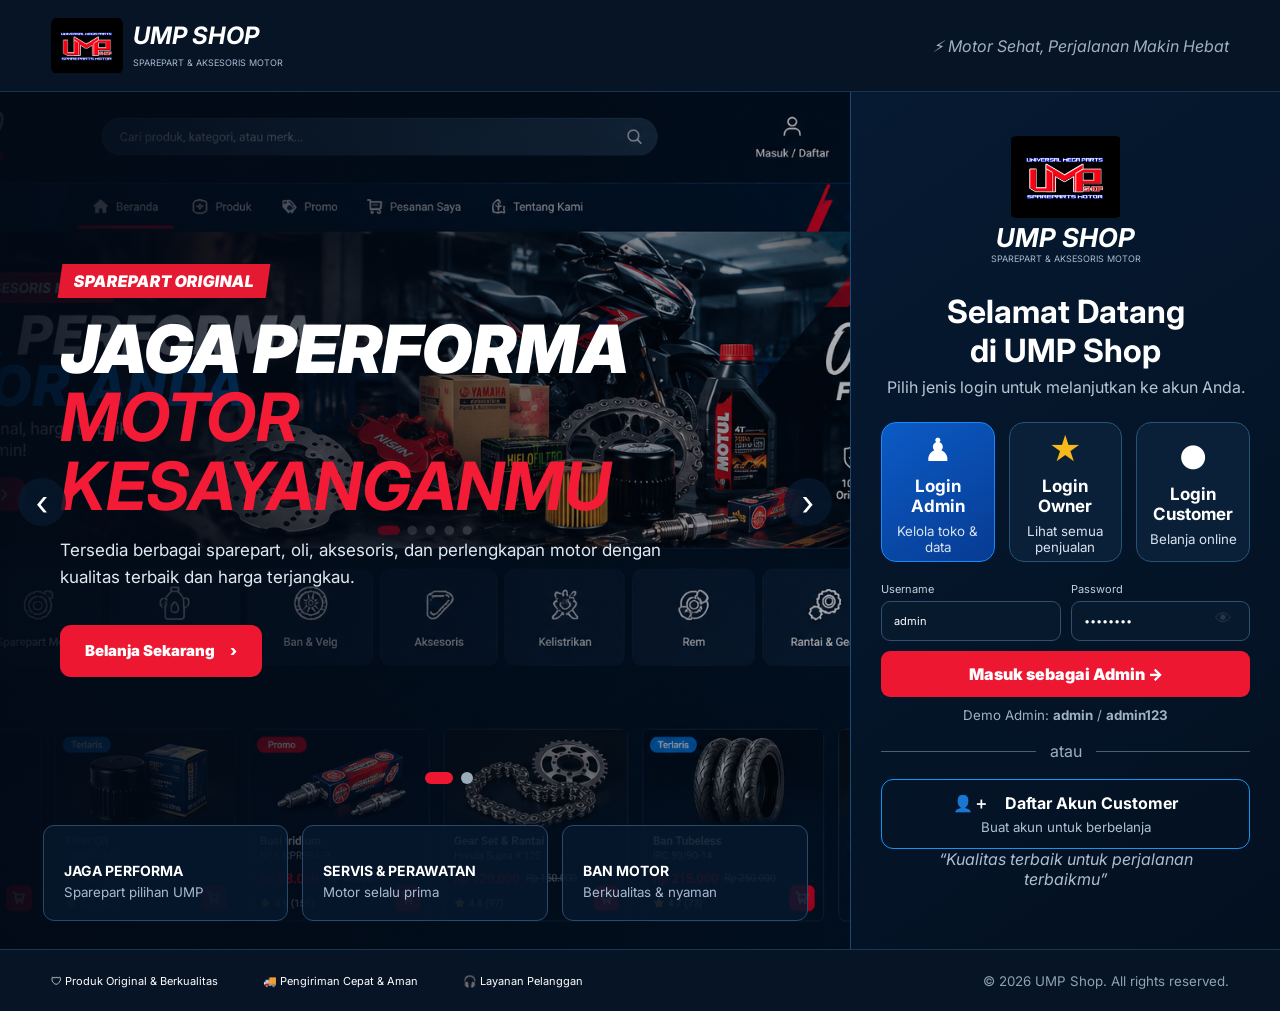
<file: ump upgrade/UMP-Shop-v19.6-AutoSimpan-Status-Dikemas/UMP-Shop-v19.1-Shipping-Polish/static/site/index.html>
<!doctype html>
<html lang="id">

<head>
  <meta charset="utf-8">
  <meta name="viewport" content="width=device-width,initial-scale=1">
  <title>UMP Shop • Masuk</title>
  <link rel="stylesheet" href="style.css">
  <style>
    .login-password-wrap{position:relative;display:flex;align-items:center;width:100%}
    .login-password-wrap input{width:100%;padding-right:3.2rem!important;box-sizing:border-box}
    .login-eye{position:absolute;right:.55rem;top:50%;transform:translateY(-50%);border:0;background:transparent;color:#26364a;cursor:pointer;padding:.4rem .55rem;font-size:1.05rem;line-height:1;border-radius:8px}
    .login-eye:focus-visible{outline:2px solid #2563eb;outline-offset:2px}
  </style>
</head>

<body class="v17-login-body">
  <header class="v17-public-nav"><a class="v17-public-brand" href="index.html"><img src="assets/logo-ump.jpg">
      <div><b>UMP SHOP</b><small>SPAREPART & AKSESORIS MOTOR</small></div>
    </a><span>⚡ Motor Sehat, Perjalanan Makin Hebat</span></header>
  <main class="v17-login-shell" id="home">
    <section class="v17-login-showcase">
      <div class="v17-show-slide active"
        style="background-image:linear-gradient(90deg,rgba(2,10,22,.93),rgba(2,10,22,.30)),url('assets/promo-sparepart.jpg')">
        <div><em>SPAREPART ORIGINAL</em>
          <h1>JAGA PERFORMA<br><strong>MOTOR KESAYANGANMU</strong></h1>
          <p>Tersedia berbagai sparepart, oli, aksesoris, dan perlengkapan motor dengan kualitas terbaik dan harga
            terjangkau.</p><button onclick="selectRole('customer')">Belanja Sekarang　›</button>
        </div>
      </div>
      <div class="v17-show-slide"
        style="background-image:linear-gradient(90deg,rgba(2,10,22,.93),rgba(2,10,22,.30)),url('assets/promo-service.jpg')">
        <div><em>UMP OFFICIAL STORE</em>
          <h1>SPAREPART PILIHAN<br><strong>UNTUK MOTOR ANDA</strong></h1>
          <p>Kelola kebutuhan motor dan temukan produk UMP Shop dalam satu tempat.</p>
        </div>
      </div>
      <button class="v17-slide-prev" onclick="v17Move(-1)">‹</button><button class="v17-slide-next"
        onclick="v17Move(1)">›</button>
      <div class="v17-slide-dots"><i class="active"></i><i></i></div>
      <div class="v17-show-cards">
        <article><b>JAGA PERFORMA</b><small>Sparepart pilihan UMP</small></article>
        <article><b>SERVIS & PERAWATAN</b><small>Motor selalu prima</small></article>
        <article><b>BAN MOTOR</b><small>Berkualitas & nyaman</small></article>
      </div>
    </section>
    <section class="v17-login-panel">
      <div class="v17-panel-brand"><img src="assets/logo-ump.jpg"><b>UMP SHOP</b><small>SPAREPART & AKSESORIS
          MOTOR</small></div>
      <h2>Selamat Datang<br>di UMP Shop</h2>
      <p>Pilih jenis login untuk melanjutkan ke akun Anda.</p>
      <div class="v17-role-cards"><button class="active admin" onclick="selectRole('admin')"><span>♟</span><b>Login
            Admin</b><small>Kelola toko & data</small></button><button class="owner"
          onclick="selectRole('owner')"><span>★</span><b>Login Owner</b><small>Lihat semua
            penjualan</small></button><button class="customer" onclick="selectRole('customer')"><span>●</span><b>Login
            Customer</b><small>Belanja online</small></button>
      </div>
      <form id="loginForm" class="v17-login-form"><input type="hidden" id="loginRole"
          value="admin"><label>Username<input id="username" required placeholder="admin"
            autocomplete="username"></label><label>Password<div class="login-password-wrap"><input id="password" type="password" required
            placeholder="••••••••" autocomplete="current-password"><button type="button" class="login-eye" aria-label="Tampilkan password" aria-pressed="false" onclick="toggleLoginPassword()">👁</button></div></label><button id="loginButton">Masuk sebagai Admin
          →</button><small id="loginHint">Demo Admin: <b>admin</b> / <b>admin123</b></small></form>
      <div class="v17-or"><span></span>atau<span></span></div><a class="v17-register-link"
        href="register.html"><b>👤＋　Daftar Akun Customer</b><small>Buat akun untuk berbelanja</small></a>
      <blockquote>“Kualitas terbaik untuk perjalanan terbaikmu”</blockquote>
    </section>
  </main>
  <footer class="v17-login-footer"><span>🛡 Produk Original & Berkualitas</span><span>🚚 Pengiriman Cepat &
      Aman</span><span>🎧 Layanan Pelanggan</span><small>© 2026 UMP Shop. All rights reserved.</small></footer>
  <script>
    if (!localStorage.getItem('ump_customers')) localStorage.setItem('ump_customers', JSON.stringify([{ id: 1, name: 'Customer Demo', username: 'customer', password: 'customer123', phone: '081234567890', address: 'Jakarta' }]));
    const loginForm = document.getElementById('loginForm'), role = document.getElementById('loginRole'), u = document.getElementById('username'), p = document.getElementById('password'), hint = document.getElementById('loginHint'), btn = document.getElementById('loginButton');
    function toggleLoginPassword() { const eye = document.querySelector('.login-eye'); p.type = p.type === 'password' ? 'text' : 'password'; const shown = p.type === 'text'; eye.textContent = shown ? '🙈' : '👁'; eye.setAttribute('aria-label', shown ? 'Sembunyikan password' : 'Tampilkan password'); eye.setAttribute('aria-pressed', String(shown)); }
    function umpNotice(message, type = 'error') { document.querySelector('.ump-toast')?.remove(); const n = document.createElement('div'); n.className = 'ump-toast ' + type; n.setAttribute('role', 'status'); n.innerHTML = (type === 'error' ? '⚠️' : '✓') + ' <span></span>'; n.querySelector('span').textContent = message; document.body.appendChild(n); setTimeout(() => { n.classList.add('removing'); setTimeout(() => n.remove(), 240) }, 3000) }
    function selectRole(r) { role.value = r; document.querySelectorAll('.v17-role-cards button').forEach(x => x.classList.toggle('active', x.classList.contains(r))); if (r === 'admin') { u.placeholder = 'admin'; hint.innerHTML = 'Demo Admin: <b>admin</b> / <b>admin123</b>'; btn.textContent = 'Masuk sebagai Admin →' } else if (r === 'owner') { u.placeholder = 'owner'; hint.innerHTML = 'Demo Owner: <b>owner</b> / <b>owner123</b>'; btn.textContent = 'Masuk sebagai Owner →' } else { u.placeholder = 'customer'; hint.innerHTML = 'Demo Customer: <b>customer</b> / <b>customer123</b>'; btn.textContent = 'Masuk sebagai Customer →' } document.querySelector('.v17-login-form').scrollIntoView({ behavior: 'smooth', block: 'center' }) }
    loginForm.onsubmit = e => { e.preventDefault(); const customers = JSON.parse(localStorage.getItem('ump_customers') || '[]'), customer = customers.find(x => x.username === u.value.trim() && x.password === p.value); if (role.value === 'admin' && u.value.trim() === 'admin' && p.value === 'admin123') { localStorage.setItem('ump_login', 'admin'); location = 'dashboard.html' } else if (role.value === 'owner' && u.value.trim() === 'owner' && p.value === 'owner123') { localStorage.setItem('ump_login', 'owner'); location = 'owner.html' } else if (role.value === 'customer' && customer) { localStorage.setItem('ump_login', 'customer'); localStorage.setItem('ump_customer_session', JSON.stringify(customer)); location = 'customer.html' } else { loginForm.classList.remove('ump-shake'); void loginForm.offsetWidth; loginForm.classList.add('ump-shake'); p.value = ''; p.focus(); umpNotice('Login gagal. Periksa jenis akun, username, dan password.', 'error'); setTimeout(() => loginForm.classList.remove('ump-shake'), 500) } };
    let si = 0; function v17Move(n) { let s = [...document.querySelectorAll('.v17-show-slide')], d = [...document.querySelectorAll('.v17-slide-dots i')]; si = (si + n + s.length) % s.length; s.forEach((x, i) => x.classList.toggle('active', i === si)); d.forEach((x, i) => x.classList.toggle('active', i === si)) } setInterval(() => v17Move(1), 6500);
  </script>
</body>

</html>
</file>
<file: ump upgrade/UMP-Shop-v19.6-AutoSimpan-Status-Dikemas/UMP-Shop-v19.1-Shipping-Polish/static/site/style.css>
@import url('https://fonts.googleapis.com/css2?family=Inter:wght@400;500;600;700;800&display=swap');
*{box-sizing:border-box} :root{--navy:#071425;--navy2:#0b1d34;--panel:#0f223b;--panel2:#132944;--red:#ed1c24;--blue:#1677ff;--text:#edf5ff;--muted:#8fa6bf;--line:#203a57;--green:#23c483;--orange:#ff9f43;--purple:#9b6cff}body{margin:0;font-family:Inter,Arial,sans-serif;background:#06111f;color:var(--text)}button,input,select{font:inherit}.login-page{min-height:100vh;display:grid;grid-template-columns:1.1fr .9fr;background:#06111f}.login-hero{position:relative;overflow:hidden;padding:42px 7vw;display:flex;flex-direction:column;justify-content:space-between;background:linear-gradient(90deg,rgba(5,17,31,.82),rgba(5,17,31,.4)),linear-gradient(180deg,rgba(5,17,31,.1),rgba(5,17,31,.92)),url('assets/login-bg.svg') center/cover}.login-hero:after{content:"";position:absolute;left:0;right:0;bottom:0;height:8px;background:linear-gradient(90deg,var(--red) 0 48%,#fff 48% 52%,var(--blue) 52%)}.brand{position:relative;z-index:1;display:flex;align-items:center;gap:14px;font-size:18px}.brand img{width:76px;height:76px;object-fit:cover;border-radius:50%;box-shadow:0 0 28px rgba(237,28,36,.25)}.hero-copy{position:relative;z-index:1;max-width:720px;padding-bottom:80px}.hero-copy h1{font-size:clamp(46px,6vw,84px);line-height:.98;margin:0 0 18px;font-style:italic;text-transform:uppercase;text-shadow:0 4px 22px #000}.hero-copy p{max-width:620px;color:#c5d3e1;font-size:18px;line-height:1.65}.hero-pills{display:flex;gap:10px;flex-wrap:wrap;margin-top:28px}.pill{padding:11px 14px;border:1px solid rgba(255,255,255,.18);border-radius:999px;background:rgba(6,17,31,.62);backdrop-filter:blur(8px);font-size:13px}.login-side{display:grid;place-items:center;padding:36px;background:radial-gradient(circle at 100% 0,rgba(22,119,255,.12),transparent 30%),radial-gradient(circle at 0 100%,rgba(237,28,36,.1),transparent 30%),#081524}.login-card{width:min(440px,100%);padding:38px;background:linear-gradient(180deg,#10243d,#0b1c31);border:1px solid #213d5d;border-radius:24px;box-shadow:0 28px 70px #0008}.login-card .logo{width:118px;height:118px;object-fit:cover;border-radius:50%;display:block;margin:0 auto 22px}.login-card h2{text-align:center;margin:0 0 8px;font-size:26px}.login-card>p{text-align:center;color:var(--muted);margin:0 0 26px}.field{display:flex;flex-direction:column;gap:8px;margin-bottom:15px}.field label{font-size:13px;color:#b8c8d9}.field input,.field select{width:100%;padding:13px 14px;border:1px solid #284563;border-radius:10px;background:#091a2d;color:white;outline:none}.field input:focus,.field select:focus{border-color:var(--blue);box-shadow:0 0 0 3px #1677ff20}.btn{border:0;border-radius:10px;padding:13px 18px;cursor:pointer;font-weight:700}.btn-primary{width:100%;color:#fff;background:linear-gradient(90deg,var(--red),#a90e17);box-shadow:0 10px 24px #ed1c2430}.btn-small{background:var(--red);color:white;padding:10px 15px}.btn-blue{background:var(--blue);color:#fff}.btn-light{background:#243a52;color:#fff}.hint{color:#7188a1;text-align:center;font-size:12px;margin-top:18px}.app{min-height:100vh;display:grid;grid-template-columns:235px 1fr}.sidebar{position:sticky;top:0;height:100vh;padding:22px 14px;background:linear-gradient(180deg,#071322,#0a1a2d);border-right:1px solid #17314d;display:flex;flex-direction:column}.side-logo{width:108px;height:108px;object-fit:cover;border-radius:50%;margin:0 auto 18px}.nav{display:flex;flex-direction:column;gap:6px}.nav button{border:0;color:#9eb2c8;background:transparent;text-align:left;padding:12px 14px;border-radius:9px;cursor:pointer;font-weight:600}.nav button:hover{background:#102942;color:#fff}.nav button.active{background:linear-gradient(90deg,var(--red),#ba1018);color:#fff;box-shadow:0 8px 18px #ed1c2422}.nav .logout{margin-top:10px;color:#ff7a7f}.sidebar-foot{margin-top:auto;padding:14px;border-radius:12px;background:#0d233b;color:#7590aa;font-size:11px;line-height:1.5}.main{min-width:0;background:radial-gradient(circle at 100% 0,#10294a 0,transparent 25%),#071321}.topbar{height:78px;padding:0 26px;display:flex;align-items:center;justify-content:space-between;border-bottom:1px solid #1c3651;background:#0a192bdb;backdrop-filter:blur(10px);position:sticky;top:0;z-index:10}.topbar h2{margin:0 0 3px;font-size:18px}.topbar small{color:var(--muted)}.userbox{display:flex;align-items:center;gap:16px;text-align:right}.clock{font-weight:800}.avatar{width:42px;height:42px;border-radius:50%;display:grid;place-items:center;background:linear-gradient(135deg,var(--red),#791017);font-weight:800}.content{padding:24px;max-width:1600px;margin:auto}.page{display:none}.page.active{display:block}.cards{display:grid;grid-template-columns:repeat(4,1fr);gap:15px}.card{background:linear-gradient(180deg,rgba(18,41,68,.95),rgba(11,29,49,.95));border:1px solid #1f3b59;border-radius:15px;padding:18px;box-shadow:0 12px 30px #0002}.metric{position:relative;overflow:hidden}.metric:before{content:"";position:absolute;inset:0 auto 0 0;width:4px;background:var(--accent,var(--red))}.metric:nth-child(2){--accent:var(--blue)}.metric:nth-child(3){--accent:var(--green)}.metric:nth-child(4){--accent:var(--orange)}.metric .label{font-size:12px;color:#92a9c0}.metric .value{font-size:25px;font-weight:800;margin:10px 0}.trend{font-size:11px;color:#64dba7}.grid2{display:grid;grid-template-columns:1.55fr .75fr;gap:15px;margin-top:15px}.section-title,.toolbar{display:flex;justify-content:space-between;align-items:center;gap:16px}.section-title h3,.toolbar h2{margin:0}.section-title small,.toolbar small{color:var(--muted)}table{width:100%;border-collapse:collapse;margin-top:12px}th,td{padding:12px 10px;border-bottom:1px solid #1d3854;text-align:left;font-size:13px}th{color:#8da6bf;font-size:11px;text-transform:uppercase}.badge{display:inline-block;padding:5px 8px;border-radius:999px;background:#163451;font-size:11px}.badge.green{background:#123c32;color:#55d6a7}.badge.red{background:#461c26;color:#ff7d86}.badge.orange{background:#46351d;color:#ffc56b}.chart{height:260px;display:flex;align-items:end;gap:14px;padding:24px 10px 10px;border-bottom:1px solid #24425f;background:linear-gradient(180deg,transparent,#0a1d3220)}.bar{flex:1;min-width:18px;background:linear-gradient(180deg,#2688ff,#124c91);border-radius:7px 7px 2px 2px;position:relative;box-shadow:0 0 18px #1677ff20}.bar:after{content:attr(data-label);position:absolute;bottom:-28px;left:50%;transform:translateX(-50%);font-size:10px;color:#829ab3}.quick-grid{display:grid;grid-template-columns:repeat(3,1fr);gap:12px;margin-top:15px}.quick{padding:18px;border:1px solid #21415f;background:#0b2036;border-radius:13px;cursor:pointer;color:#dbe9f7}.quick strong{display:block;margin-bottom:5px}.quick small{color:#7993ad}.modal{position:fixed;inset:0;background:#020811cc;display:none;place-items:center;padding:20px;z-index:50}.modal.open{display:grid}.modal-box{width:min(620px,100%);background:#0e223a;border:1px solid #294865;border-radius:18px;padding:22px}.modal-box h3{margin-top:0}.form-grid{display:grid;grid-template-columns:1fr 1fr;gap:14px}.modal-actions{display:flex;justify-content:flex-end;gap:10px;margin-top:15px}.empty{padding:28px;text-align:center;color:#7890a8}.danger{color:#ff7279;cursor:pointer}.hero-banner{padding:28px;border-radius:18px;background:linear-gradient(90deg,#101f35dd,#101f3570),url('assets/login-bg.svg') center/cover;border:1px solid #284764;margin-bottom:16px}.hero-banner h1{margin:0 0 8px}.hero-banner p{margin:0;color:#b1c4d8;max-width:700px}.report-actions{display:flex;gap:10px;margin:15px 0}.search{max-width:300px}.footer-note{color:#6f879f;font-size:11px;margin-top:18px}@media(max-width:1000px){.login-page{grid-template-columns:1fr}.login-hero{min-height:48vh}.login-side{padding:24px}.app{grid-template-columns:78px 1fr}.side-logo{width:54px;height:54px}.nav button{font-size:0;text-align:center}.nav button::first-letter{font-size:18px}.sidebar-foot{display:none}.cards{grid-template-columns:1fr 1fr}.grid2{grid-template-columns:1fr}}@media(max-width:650px){.cards,.quick-grid,.form-grid{grid-template-columns:1fr}.content{padding:14px}.topbar{padding:0 14px}.topbar small{display:none}.app{grid-template-columns:1fr}.sidebar{position:relative;height:auto}.nav{display:grid;grid-template-columns:repeat(4,1fr)}.nav button{font-size:10px;text-align:center;padding:8px}.side-logo{display:none}}

.product-thumb{width:74px;height:74px;object-fit:contain;background:#fff;border-radius:12px;padding:6px;border:1px solid #294865;box-shadow:0 7px 18px #0005}.product-sub{font-size:10px;color:#7890a8;margin-top:5px}#prodTable td{vertical-align:middle}#prodTable tr:hover{background:#10294366}

/* Customer shop */
.customer-grid{display:grid;grid-template-columns:repeat(auto-fill,minmax(220px,1fr));gap:16px;margin-top:16px}.shop-card{background:#0f2035;border:1px solid #243b55;border-radius:16px;overflow:hidden;box-shadow:0 10px 25px #0003}.shop-card img{width:100%;height:170px;object-fit:cover;background:#fff}.shop-card-body{padding:14px}.shop-card h3{margin:0 0 5px}.shop-price{font-size:20px;font-weight:800;color:#fff;margin:10px 0}.shop-stock{font-size:12px;color:#8fa6bf}.shop-card .btn{width:100%;margin-top:12px}.cart-panel{position:sticky;top:90px}.cart-item{display:grid;grid-template-columns:1fr auto;gap:8px;padding:10px 0;border-bottom:1px solid #243b55}.customer-layout{display:grid;grid-template-columns:minmax(0,2fr) minmax(280px,1fr);gap:18px}.qty-row{display:flex;gap:7px;align-items:center}.qty-btn{border:1px solid #334b67;background:#152a43;color:#fff;border-radius:8px;width:28px;height:28px;cursor:pointer}.checkout-total{font-size:22px;font-weight:900;margin:15px 0}.customer-note{padding:12px;border-radius:12px;background:#102a44;color:#b8c9db;font-size:13px}.success-box{padding:16px;border-radius:12px;background:#0f352b;border:1px solid #1c6b54;margin-top:12px}@media(max-width:900px){.customer-layout{grid-template-columns:1fr}.cart-panel{position:static}}
.role-switch{display:grid;grid-template-columns:1fr 1fr;gap:8px;margin:18px 0}.role-btn{border:1px solid #263b54;background:#101c2b;color:#9db0c5;padding:12px;border-radius:12px;font-weight:700;cursor:pointer}.role-btn.active{background:linear-gradient(135deg,#e51f35,#8b1021);color:#fff;border-color:#ff4055;box-shadow:0 8px 24px #e51f3530}.customer-shell{min-height:100vh;background:#07111f;color:#eef5ff}.customer-top{position:sticky;top:0;z-index:5;display:flex;align-items:center;justify-content:space-between;padding:14px 5%;background:#0a1625ee;border-bottom:1px solid #20334a;backdrop-filter:blur(12px)}.customer-brand{display:flex;align-items:center;gap:12px}.customer-brand img{width:52px;height:52px;border-radius:12px;object-fit:cover}.customer-actions{display:flex;align-items:center;gap:12px}.customer-main{width:min(1240px,92%);margin:auto;padding:28px 0 60px}.customer-hero{padding:36px;border-radius:22px;background:linear-gradient(120deg,#132a46,#0b1b30 58%,#541526);border:1px solid #29445f;margin-bottom:22px}.customer-hero h1{font-size:36px;margin:0 0 8px}.customer-hero p{color:#a9bdd2;max-width:680px}.customer-store-layout{display:grid;grid-template-columns:minmax(0,1fr) 360px;gap:20px}.customer-catalog{min-width:0}.customer-logout{border:1px solid #354b64;background:#101f31;color:#fff;border-radius:10px;padding:10px 14px;cursor:pointer}@media(max-width:900px){.customer-store-layout{grid-template-columns:1fr}.customer-top{padding:12px 4%}.customer-hero{padding:24px}.customer-hero h1{font-size:28px}}

/* V6 Customer Marketplace */
.market-body{margin:0;background:#f5f6f8;color:#18212f;font-family:Inter,system-ui,Arial,sans-serif}.market-top{position:sticky;top:0;z-index:50;background:linear-gradient(135deg,#071426,#102b4e);color:#fff;box-shadow:0 5px 22px #00152b2e}.market-topline{max-width:1280px;margin:auto;padding:8px 22px;display:flex;justify-content:space-between;font-size:12px;color:#c6d6e7}.market-nav{max-width:1280px;margin:auto;padding:13px 22px;display:grid;grid-template-columns:230px 1fr auto;gap:20px;align-items:center}.market-logo{display:flex;align-items:center;gap:11px;color:#fff;text-decoration:none}.market-logo img{width:52px;height:52px;object-fit:cover;border-radius:12px;border:1px solid #ffffff25}.market-logo strong{display:block;font-size:16px}.market-logo small{color:#9fb4ca}.market-search{display:flex;background:#fff;border-radius:9px;padding:4px;box-shadow:0 0 0 2px #e4232924}.market-search input{border:0!important;outline:0;flex:1;padding:11px 14px;background:transparent!important;color:#1d2b3b!important}.market-search button{border:0;border-radius:7px;background:#e42329;color:#fff;padding:0 22px;font-weight:700;cursor:pointer}.market-cart-button{border:0;background:#ffffff12;color:#fff;border-radius:10px;padding:12px 15px;cursor:pointer;font-weight:700}.market-cats{background:#fff;border-bottom:1px solid #e7ebef}.market-cats-inner{max-width:1280px;margin:auto;padding:10px 22px;display:flex;gap:10px;overflow:auto}.cat-chip{white-space:nowrap;border:1px solid #e2e7ec;background:#fff;border-radius:20px;padding:8px 14px;cursor:pointer}.cat-chip.active,.cat-chip:hover{background:#e42329;color:#fff;border-color:#e42329}.market-main{max-width:1280px;margin:auto;padding:22px}.market-banner{min-height:250px;border-radius:18px;padding:36px 42px;display:flex;align-items:center;background:radial-gradient(circle at 80% 50%,#164d7d 0,#0b2544 35%,#071426 70%);color:#fff;overflow:hidden;position:relative}.market-banner:after{content:'UMP';position:absolute;right:45px;font-size:150px;font-weight:900;letter-spacing:-10px;color:#ffffff09}.market-banner h1{font-size:38px;max-width:620px;margin:0 0 12px}.market-banner p{max-width:590px;color:#bed0e2;line-height:1.6}.promo-badge{display:inline-block;background:#e42329;border-radius:20px;padding:7px 13px;font-size:12px;font-weight:800;margin-bottom:14px}.market-benefits{display:grid;grid-template-columns:repeat(4,1fr);gap:12px;margin:18px 0}.benefit{background:#fff;border:1px solid #e7ebef;border-radius:13px;padding:16px;display:flex;gap:11px;align-items:center}.benefit span{font-size:25px}.benefit small{display:block;color:#7a8795;margin-top:2px}.market-section-head{display:flex;justify-content:space-between;align-items:end;margin:28px 0 14px}.market-section-head h2{margin:0}.market-section-head small{color:#7a8795}.market-products{display:grid;grid-template-columns:repeat(5,minmax(0,1fr));gap:14px}.product-market-card{background:#fff;border:1px solid #e6e9ed;border-radius:12px;overflow:hidden;transition:.18s;position:relative}.product-market-card:hover{transform:translateY(-3px);box-shadow:0 10px 28px #18334f1c;border-color:#d5dbe2}.product-market-card img{width:100%;height:170px;object-fit:cover;background:#eef1f4}.pm-body{padding:13px}.pm-category{font-size:11px;color:#7e8b99}.pm-name{font-size:14px;line-height:1.35;height:38px;margin:5px 0 9px;overflow:hidden}.pm-price{font-size:18px;font-weight:800;color:#e42329}.pm-meta{font-size:11px;color:#758392;margin:7px 0 11px}.pm-buy{display:grid;grid-template-columns:1fr auto;gap:7px}.pm-buy button{border:0;border-radius:8px;padding:9px;cursor:pointer;font-weight:700}.pm-add{background:#fff0f0;color:#d71920;border:1px solid #ffc8ca!important}.pm-now{background:#e42329;color:#fff}.discount-tag{position:absolute;top:9px;left:9px;background:#e42329;color:#fff;padding:5px 7px;border-radius:6px;font-size:10px;font-weight:800}.market-overlay{position:fixed;inset:0;background:#07142699;z-index:80;display:none}.market-overlay.show{display:block}.cart-drawer{position:fixed;right:-460px;top:0;width:min(430px,94vw);height:100vh;background:#fff;z-index:90;transition:.25s;box-shadow:-15px 0 40px #00152b33;display:flex;flex-direction:column}.cart-drawer.show{right:0}.drawer-head{padding:18px 20px;border-bottom:1px solid #e8ecf0;display:flex;justify-content:space-between;align-items:center}.drawer-head button{border:0;background:#eef1f4;width:34px;height:34px;border-radius:50%;cursor:pointer}.drawer-items{padding:12px 20px;overflow:auto;flex:1}.market-cart-item{display:grid;grid-template-columns:60px 1fr auto;gap:10px;padding:12px 0;border-bottom:1px solid #edf0f3}.market-cart-item img{width:60px;height:60px;object-fit:cover;border-radius:8px}.market-cart-item small{color:#7a8795}.drawer-bottom{border-top:1px solid #e8ecf0;padding:16px 20px}.drawer-total{display:flex;justify-content:space-between;font-size:19px;font-weight:800;margin-bottom:12px}.checkout-page{max-width:1050px;margin:28px auto;padding:0 20px}.checkout-grid{display:grid;grid-template-columns:1.25fr .75fr;gap:18px}.checkout-card{background:#fff;border:1px solid #e5e9ed;border-radius:14px;padding:20px}.checkout-card h3{margin-top:0}.checkout-field{margin-bottom:13px}.checkout-field label{display:block;font-size:12px;font-weight:700;margin-bottom:6px}.checkout-field input,.checkout-field textarea,.checkout-field select{width:100%;box-sizing:border-box;border:1px solid #dbe1e7;border-radius:9px;padding:11px;background:#fff;color:#18212f}.order-row{display:flex;justify-content:space-between;gap:15px;padding:9px 0;border-bottom:1px dashed #e1e5e9}.full-btn{width:100%;border:0;border-radius:9px;padding:13px;background:#e42329;color:#fff;font-weight:800;cursor:pointer}.order-success{padding:28px;text-align:center;background:#ecfff3;border:1px solid #bcebcf;border-radius:13px;color:#176c38}.login-choice-note{font-size:12px;color:#91a7bd;text-align:center;margin-top:8px}@media(max-width:1000px){.market-products{grid-template-columns:repeat(3,1fr)}.market-benefits{grid-template-columns:repeat(2,1fr)}.market-nav{grid-template-columns:200px 1fr}.market-cart-button{grid-column:2;justify-self:end}.checkout-grid{grid-template-columns:1fr}}@media(max-width:650px){.market-nav{grid-template-columns:1fr}.market-search,.market-cart-button{grid-column:auto}.market-products{grid-template-columns:repeat(2,1fr);gap:8px}.market-main{padding:12px}.market-banner{padding:25px 22px;min-height:210px}.market-banner h1{font-size:27px}.market-benefits{grid-template-columns:1fr 1fr}.benefit{padding:11px;font-size:12px}.product-market-card img{height:135px}.market-topline{display:none}}
/* V7 customer account & order experience */
.customer-nav-actions{display:flex;gap:7px;align-items:center}.customer-view{display:none}.customer-view.active{display:block}.account-page{min-height:65vh;background:#fff;border:1px solid #e5e9ed;border-radius:16px;padding:24px}.account-page.narrow{max-width:720px;margin:auto}.account-head{display:flex;align-items:center;justify-content:space-between;gap:15px;margin-bottom:22px}.account-head h2{margin:0 0 5px}.account-head p{margin:0;color:#7a8795}.back-shop,.invoice-btn{border:1px solid #dce3e9;background:#fff;border-radius:9px;padding:9px 12px;cursor:pointer}.wish-btn{position:absolute;z-index:2;right:9px;top:9px;width:34px;height:34px;border:0;border-radius:50%;background:#fff;box-shadow:0 3px 12px #0002;color:#a4adb7;font-size:20px;cursor:pointer}.wish-btn.active{color:#e42329}.empty-light{background:#fff;border:1px dashed #d9e0e6;border-radius:12px;padding:30px;color:#7a8795;grid-column:1/-1;text-align:center}.order-card{background:#fff;border:1px solid #e4e9ed;border-radius:14px;padding:18px;margin-bottom:14px}.order-card-top,.order-card-bottom{display:flex;align-items:center;justify-content:space-between;gap:12px}.order-card-top small{display:block;color:#7a8795;margin-top:4px}.order-status{background:#fff0f0;color:#d71920;border:1px solid #ffc8ca;border-radius:999px;padding:7px 11px;font-size:12px;font-weight:800}.order-product{display:grid;grid-template-columns:54px 1fr auto;gap:12px;align-items:center;padding:12px 0;border-bottom:1px solid #eef1f3}.order-product img{width:54px;height:54px;object-fit:cover;border-radius:8px}.order-card-bottom{padding-top:14px;color:#6f7e8d}.status-select{background:#10243d;color:#fff;border:1px solid #294765;border-radius:8px;padding:8px}.login-card{max-height:94vh;overflow:auto}@media(max-width:1000px){.customer-nav-actions{grid-column:1/-1;justify-content:flex-end;flex-wrap:wrap}.market-nav{grid-template-columns:200px 1fr}.order-card-bottom{align-items:flex-start;flex-direction:column}}@media(max-width:650px){.account-page{padding:14px}.account-head{align-items:flex-start;flex-direction:column}.order-card-top{align-items:flex-start}.order-card-bottom{font-size:13px}.customer-nav-actions{justify-content:flex-start}.market-cart-button{padding:9px}.order-product{grid-template-columns:46px 1fr}.order-product b{grid-column:2}}

/* ===== V8: Marketplace promotional auto slider ===== */
.hero-ad-slider{position:relative;overflow:hidden;border-radius:22px;min-height:390px;margin:22px 0 18px;background:#06152a;box-shadow:0 18px 45px rgba(0,0,0,.22)}
.hero-ad-track{position:relative;min-height:390px}
.hero-ad-slide{position:absolute;inset:0;display:flex;align-items:center;padding:58px 72px;background-size:cover;background-position:center;opacity:0;visibility:hidden;transform:scale(1.02);transition:opacity .65s ease,transform .8s ease,visibility .65s}
.hero-ad-slide.active{opacity:1;visibility:visible;transform:scale(1)}
.hero-ad-gradient{background:radial-gradient(circle at 80% 35%,rgba(32,123,255,.28),transparent 30%),linear-gradient(120deg,#07162d 0%,#0b2a54 58%,#ed142d 160%)}
.hero-ad-content{max-width:620px;color:#fff;position:relative;z-index:2;text-shadow:0 2px 18px rgba(0,0,0,.25)}
.hero-ad-content h1{font-size:clamp(32px,4vw,58px);line-height:1.02;margin:14px 0 16px;letter-spacing:-1.5px}
.hero-ad-content p{font-size:17px;line-height:1.65;max-width:560px;color:#d9e5f3;margin:0 0 24px}
.hero-shop-btn{border:0;border-radius:12px;background:#f21731;color:#fff;font-weight:800;padding:14px 22px;cursor:pointer;box-shadow:0 10px 25px rgba(242,23,49,.3)}
.hero-arrow{position:absolute;z-index:4;top:50%;transform:translateY(-50%);width:46px;height:46px;border:1px solid rgba(255,255,255,.18);border-radius:50%;background:rgba(2,12,28,.62);color:#fff;font-size:34px;line-height:40px;cursor:pointer;backdrop-filter:blur(7px)}
.hero-prev{left:16px}.hero-next{right:16px}
.hero-dots{position:absolute;z-index:4;left:50%;bottom:18px;transform:translateX(-50%);display:flex;gap:8px}
.hero-dots button{width:9px;height:9px;padding:0;border:0;border-radius:20px;background:rgba(255,255,255,.55);cursor:pointer;transition:.25s}
.hero-dots button.active{width:28px;background:#f21731}
@media(max-width:800px){.hero-ad-slider,.hero-ad-track{min-height:350px}.hero-ad-slide{padding:46px 34px}.hero-ad-content h1{font-size:35px}.hero-ad-content p{font-size:15px}.hero-arrow{width:38px;height:38px;font-size:27px}.hero-prev{left:8px}.hero-next{right:8px}}

/* ===== V9 Marketplace Customer: Shopee-inspired UMP layout ===== */
.market-body{background:#04101f;color:#eaf3ff}
.market-top-v9{background:#061426;border-bottom:1px solid rgba(90,154,222,.16);position:sticky;top:0;z-index:30}
.market-top-v9 .market-nav{max-width:1450px;margin:auto;min-height:94px;padding:12px 28px;display:grid;grid-template-columns:260px minmax(320px,1fr) auto;gap:28px;align-items:center}
.market-logo-v9 img{width:88px;height:60px;object-fit:contain;border-radius:8px}.market-logo-v9 strong{font-size:24px}.market-logo-v9 small{color:#9db0c7}
.market-search-v9{height:48px;border-radius:26px;background:#18324e;border:1px solid #294d70;overflow:hidden}.market-search-v9 input{background:transparent;color:#fff;border:0;padding:0 20px;font-size:15px}.market-search-v9 button{width:58px;background:transparent;color:#fff;font-size:25px;border:0}
.v9-actions{gap:9px}.v9-actions .market-cart-button{min-width:62px;display:flex;flex-direction:column;align-items:center;gap:3px;background:transparent;border:0;color:#fff;font-size:20px;position:relative}.v9-actions .market-cart-button span{font-size:11px}.cart-v9 b{position:absolute;right:8px;top:-3px;background:#f20d2f;color:#fff;border-radius:20px;padding:1px 6px;font-size:10px}
.market-menu-v9{background:#071a30;border-bottom:1px solid rgba(255,255,255,.06);position:sticky;top:94px;z-index:29}.market-menu-inner{max-width:1450px;margin:auto;height:56px;padding:0 28px;display:flex;align-items:center;gap:8px}.all-cat-btn,.menu-link{height:100%;padding:0 20px;border:0;background:transparent;color:#e9f3ff;font-weight:700;cursor:pointer}.all-cat-btn{background:#0c2948;border-radius:8px;height:40px}.menu-link.active,.menu-link:hover{color:#fff;border-bottom:3px solid #f20d2f}.market-tagline{margin-left:auto;font-size:13px;font-style:italic;color:#d5e2ef;max-width:260px}
.market-main-v9{max-width:1450px;padding:0 28px 45px}.hero-v9{border-radius:0 0 18px 18px;margin:0;min-height:440px}.hero-v9 .hero-ad-track{min-height:440px}.hero-v9 .hero-ad-slide{padding:65px 76px;background-position:center}.hero-v9 .hero-ad-content h1{font-weight:950;font-style:italic;font-size:clamp(40px,4.6vw,70px);text-transform:uppercase}.hero-v9 .hero-ad-content h1 em{font-style:italic;color:#1689ff}.hero-v9 .hero-ad-slide:nth-child(2) h1 em,.hero-v9 .hero-ad-slide:nth-child(3) h1 em{color:#f20d2f}
.category-market-v9{padding:26px 0 14px}.category-title-v9{display:flex;align-items:end;gap:14px;margin-bottom:15px}.category-title-v9 h2{margin:0;font-size:22px}.category-title-v9 span{color:#8da3ba;font-size:13px}
.category-grid-v9{display:grid;grid-template-columns:repeat(8,minmax(105px,1fr));gap:10px}.category-grid-v9 .cat-chip{min-height:96px;border-radius:13px;background:#0b2038;border:1px solid #173957;color:#e9f4ff;font-weight:700;padding:14px 8px;cursor:pointer;transition:.2s}.category-grid-v9 .cat-chip:before{content:"⚙";display:block;font-size:29px;margin-bottom:8px;color:#d9e8f8}.category-grid-v9 .cat-chip:first-child:before{content:"🏍"}.category-grid-v9 .cat-chip:hover,.category-grid-v9 .cat-chip.active{background:#ed1230;border-color:#ff3851;transform:translateY(-2px);box-shadow:0 10px 28px rgba(237,18,48,.18)}
.benefits-v9{background:#071a30;border:1px solid #143452;border-radius:14px;margin:10px 0 26px}.products-v9{padding:0 0 30px}.v9-product-head{border-left:4px solid #f20d2f;padding-left:13px;margin-bottom:16px}
.market-products{grid-template-columns:repeat(5,minmax(0,1fr));gap:14px}.product-market-card{background:#071a30;border:1px solid #173957;border-radius:12px;overflow:hidden;transition:.22s}.product-market-card:hover{transform:translateY(-4px);border-color:#315c83;box-shadow:0 15px 32px rgba(0,0,0,.25)}.product-market-card>img{height:185px;background:#0a1727;object-fit:contain;padding:10px}.pm-body{padding:12px}.pm-name{min-height:42px}.pm-price{color:#ff2440;font-size:19px;font-weight:900}.pm-meta{color:#9eb1c6}.pm-add,.pm-now{border-radius:8px}.pm-now{background:#f20d2f}
@media(max-width:1100px){.market-top-v9 .market-nav{grid-template-columns:200px 1fr}.v9-actions{grid-column:1/-1;justify-content:flex-end}.market-menu-v9{top:148px}.category-grid-v9{grid-template-columns:repeat(4,1fr)}.market-products{grid-template-columns:repeat(3,1fr)}.market-tagline{display:none}}
@media(max-width:720px){.market-top-v9 .market-nav{display:flex;flex-wrap:wrap;padding:10px 14px;gap:10px}.market-logo-v9{width:100%}.market-search-v9{order:3;width:100%}.v9-actions{margin-left:auto}.market-menu-v9{position:static;overflow:auto}.market-menu-inner{padding:0 12px;width:max-content}.market-main-v9{padding:0 12px}.hero-v9,.hero-v9 .hero-ad-track{min-height:390px}.hero-v9 .hero-ad-slide{padding:45px 34px}.category-grid-v9{grid-template-columns:repeat(2,1fr)}.market-products{grid-template-columns:repeat(2,1fr)}.product-market-card>img{height:145px}.benefits-v9{grid-template-columns:repeat(2,1fr)}}

/* ===== V10 Professional customer registration ===== */
.register-pro-body{margin:0;background:#061426;color:#12233a;font-family:Inter,system-ui,-apple-system,Segoe UI,Arial,sans-serif}
.register-pro{min-height:100vh;display:grid;grid-template-columns:minmax(420px,1.02fr) minmax(520px,.98fr)}
.register-showcase{position:relative;overflow:hidden;min-height:100vh;background:url('assets/promo-sparepart.jpg') center/cover no-repeat;color:#fff;padding:48px 58px;display:flex;flex-direction:column}
.register-overlay{position:absolute;inset:0;background:linear-gradient(105deg,rgba(2,11,25,.97) 0%,rgba(3,20,42,.88) 50%,rgba(5,23,45,.54) 100%)}
.register-brand,.register-copy,.register-trust{position:relative;z-index:2}.register-brand{display:flex;align-items:center;gap:14px}.register-brand img{width:92px;height:62px;object-fit:contain;border-radius:9px}.register-brand strong{font-size:23px;letter-spacing:.5px}.register-brand small{display:block;color:#b7c9dc;margin-top:3px}
.register-copy{margin:auto 0;max-width:650px}.register-kicker{display:inline-block;background:#ed1732;padding:7px 13px;border-radius:6px;font-size:12px;font-weight:900;letter-spacing:1px}.register-copy h1{font-size:clamp(42px,5vw,70px);line-height:1.03;margin:18px 0 18px;letter-spacing:-2px}.register-copy>p{font-size:17px;line-height:1.7;color:#c9d7e6;max-width:570px}
.register-benefits{display:grid;gap:13px;margin-top:30px;max-width:520px}.register-benefits>div{display:flex;gap:12px;align-items:center;background:rgba(8,32,59,.68);border:1px solid rgba(119,176,231,.16);border-radius:12px;padding:12px 15px;backdrop-filter:blur(6px)}.register-benefits b{width:30px;height:30px;display:grid;place-items:center;border-radius:50%;background:#0f8aef}.register-benefits strong,.register-benefits small{display:block}.register-benefits small{color:#aebfd1;margin-top:2px}
.register-trust{display:flex;gap:24px;color:#c9d7e5;font-size:12px;border-top:1px solid rgba(255,255,255,.13);padding-top:18px}
.register-panel{background:#f5f8fc;display:grid;place-items:center;padding:38px}
.register-card-pro{width:min(680px,100%);background:#fff;border:1px solid #e1e9f2;border-radius:24px;padding:38px 42px;box-shadow:0 24px 70px rgba(2,19,39,.18)}
.register-mobile-logo{display:none}.register-heading>span{font-size:12px;color:#ed1732;font-weight:900;text-transform:uppercase;letter-spacing:1px}.register-heading h2{font-size:34px;color:#10233b;margin:7px 0 7px}.register-heading p{color:#718197;margin:0 0 26px;line-height:1.5}
.register-grid{display:grid;grid-template-columns:1fr 1fr;gap:17px}.reg-full{grid-column:1/-1}.reg-field>span{display:block;font-size:12px;font-weight:800;color:#354960;margin-bottom:7px}.reg-input{height:48px;border:1px solid #d9e3ee;border-radius:11px;display:flex;align-items:center;background:#f9fbfd;transition:.2s}.reg-input:focus-within{border-color:#1d83e6;box-shadow:0 0 0 3px rgba(29,131,230,.09);background:#fff}.reg-input i{width:42px;text-align:center;font-style:normal;color:#6f8298}.reg-input input,.reg-input textarea{flex:1;border:0;outline:0;background:transparent;font:inherit;color:#182c43;padding:0 12px 0 0;min-width:0}.reg-textarea{height:auto;min-height:62px;align-items:flex-start}.reg-textarea i{padding-top:12px}.reg-input textarea{padding-top:11px;resize:vertical}.reg-eye{border:0;background:transparent;padding:0 12px;cursor:pointer;color:#71869b}.reg-field small{display:block;font-size:10px;color:#8b99a8;margin-top:5px}.match-ok{color:#0c9b63!important}.match-bad{color:#dc3545!important}
.password-meter{height:4px;background:#e8eef4;border-radius:5px;margin-top:7px;overflow:hidden}.password-meter span{display:block;width:0;height:100%;background:#dc3545;transition:.2s}.password-meter span[data-level="2"]{background:#f0a31b}.password-meter span[data-level="3"]{background:#168bea}.password-meter span[data-level="4"]{background:#0da66a}
.reg-agree{display:flex;gap:9px;align-items:flex-start;margin:20px 0;color:#607187;font-size:12px;line-height:1.5}.reg-agree input{margin-top:3px;accent-color:#ed1732}.reg-agree b{color:#263e58}
.register-submit{width:100%;height:52px;border:0;border-radius:11px;background:linear-gradient(90deg,#ed1732,#fa2942);color:#fff;font-weight:900;font-size:14px;cursor:pointer;box-shadow:0 12px 24px rgba(237,23,50,.2);display:flex;justify-content:center;align-items:center;gap:12px}.register-submit:hover{filter:brightness(1.04);transform:translateY(-1px)}
.register-login-link{text-align:center;margin-top:19px;font-size:13px;color:#718197}.register-login-link a{color:#0f76d7;font-weight:800;text-decoration:none}.register-secure{text-align:center;border-top:1px solid #e8edf3;margin-top:21px;padding-top:17px;color:#8a99aa;font-size:10px}
@media(max-width:1050px){.register-pro{grid-template-columns:1fr}.register-showcase{min-height:390px;padding:32px}.register-copy{margin:50px 0}.register-copy h1{font-size:48px}.register-benefits{display:none}.register-panel{padding:28px}.register-trust{margin-top:auto}}
@media(max-width:650px){.register-showcase{display:none}.register-panel{min-height:100vh;padding:18px}.register-card-pro{padding:26px 20px;border-radius:18px}.register-mobile-logo{display:block;text-align:center}.register-mobile-logo img{width:120px;max-height:78px;object-fit:contain}.register-heading{text-align:center}.register-heading h2{font-size:28px}.register-grid{grid-template-columns:1fr}.reg-full{grid-column:auto}.register-panel{background:#f3f6fa}}

.customer-mini-welcome{font-size:12px;color:#b8c9da;white-space:nowrap}@media(max-width:1100px){.customer-mini-welcome{display:none}}

/* ===== V11 Customer header actions: polished marketplace style ===== */
.v11-actions{display:flex;align-items:center;gap:4px}
.v11-account-wrap{position:relative}
.v11-nav-btn{position:relative;min-width:72px;height:58px;border:0;background:transparent;color:#eef6ff;display:flex;flex-direction:column;justify-content:center;align-items:center;gap:2px;border-radius:10px;cursor:pointer;transition:.18s;padding:5px 10px}
.v11-nav-btn:hover,.v11-account-wrap:has(.v11-account-menu.show) .account-trigger{background:#102a45;color:#fff}
.v11-icon{font-size:21px;line-height:22px}.v11-label{font-size:10px;font-weight:700;color:#c3d2e2}.v11-chevron{position:absolute;right:4px;top:22px;font-size:11px;color:#8198b0}
.v11-badge{position:absolute;top:3px;right:10px;min-width:17px;height:17px;padding:0 4px;border-radius:20px;background:#ef1734;color:#fff;border:2px solid #061426;display:grid;place-items:center;font-size:9px}
.v11-account-menu{position:absolute;right:0;top:67px;width:255px;background:#fff;color:#26384c;border:1px solid #e1e8ef;border-radius:13px;box-shadow:0 18px 55px rgba(0,0,0,.27);padding:8px;opacity:0;visibility:hidden;transform:translateY(-7px);transition:.18s;z-index:100}
.v11-account-menu.show{opacity:1;visibility:visible;transform:translateY(0)}
.v11-account-menu:before{content:"";position:absolute;right:27px;top:-7px;width:13px;height:13px;background:#fff;border-left:1px solid #e1e8ef;border-top:1px solid #e1e8ef;transform:rotate(45deg)}
.v11-account-head{display:flex;align-items:center;gap:11px;padding:12px 11px 14px;border-bottom:1px solid #edf1f5;margin-bottom:5px}.v11-avatar{width:40px;height:40px;border-radius:50%;display:grid;place-items:center;background:linear-gradient(145deg,#0c6dcc,#1d91ef);color:#fff;font-size:19px}.v11-account-head strong,.v11-account-head small{display:block}.v11-account-head strong{font-size:13px}.v11-account-head small{font-size:10px;color:#8998a9;margin-top:3px}
.v11-account-menu>button{width:100%;border:0;background:transparent;border-radius:8px;padding:10px 11px;display:flex;align-items:center;gap:11px;text-align:left;color:#35485d;font-weight:650;cursor:pointer}.v11-account-menu>button:hover{background:#f2f7fb;color:#0878d7}.v11-menu-line{height:1px;background:#edf1f5;margin:5px 3px}.v11-account-menu>.v11-logout-menu{color:#e01c36}.v11-account-menu>.v11-logout-menu:hover{background:#fff0f2;color:#d00d29}
@media(max-width:720px){.v11-actions{margin-left:auto}.v11-nav-btn{min-width:54px;padding:4px 6px}.v11-label{display:none}.v11-chevron{display:none}.v11-account-menu{position:fixed;right:14px;top:82px;width:min(280px,calc(100vw - 28px))}.v11-badge{right:4px}}

/* ===== V12 Payment UI ===== */
.payment-methods-v12{display:grid;grid-template-columns:repeat(2,1fr);gap:10px;margin:10px 0}.pay-choice{display:flex;align-items:center;gap:11px;border:1px solid #dce5ef;background:#fff;border-radius:12px;padding:12px;cursor:pointer;color:#243a52}.pay-choice input{display:none}.pay-choice.active{border-color:#1688ec;box-shadow:0 0 0 3px rgba(22,136,236,.1)}.pay-choice small,.pay-choice b{display:block}.pay-choice small{color:#8090a1;font-size:10px;margin-top:2px}.pay-logo{width:42px;height:34px;border-radius:7px;display:grid;place-items:center;background:#111;color:#fff;font-size:11px;font-weight:900}.pay-logo.bank{background:#164e9b}.pay-logo.dana{background:#1689e9}.pay-logo.cash{background:#14865c}.payment-detail-v12{margin:12px 0 20px}.qris-box-v12,.bank-detail-v12,.cash-info-v12{border:1px solid #dce6ef;background:#f8fbfe;border-radius:13px;padding:15px;color:#2b4056}.qris-box-v12{display:flex;gap:17px;align-items:center}.qris-box-v12 img{width:150px;height:150px;object-fit:contain;background:#fff;padding:7px;border-radius:9px}.qris-box-v12 p{font-size:12px;line-height:1.5;color:#667a90}.bank-detail-v12{display:flex;gap:15px;align-items:center}.bank-detail-v12>span{background:#164e9b;color:#fff;font-weight:900;border-radius:8px;padding:13px}.bank-detail-v12 b,.bank-detail-v12 small,.bank-detail-v12 p{display:block;margin:2px 0}.dana-pill{background:#1689e9!important}.payment-status-customer{display:block;margin-top:6px;font-size:10px;color:#d98b16}.payment-status-customer.paid{color:#13a66c}@media(max-width:650px){.payment-methods-v12{grid-template-columns:1fr}.qris-box-v12{align-items:flex-start;flex-direction:column}.qris-box-v12 img{align-self:center}}

/* ===== V13 Active Order History ===== */
.order-history-tabs{display:flex;gap:8px;overflow:auto;margin:0 0 14px;padding-bottom:3px}.order-history-tabs button{border:1px solid #dce5ee;background:#fff;color:#53677c;border-radius:9px;padding:10px 15px;font-weight:750;white-space:nowrap;cursor:pointer}.order-history-tabs button.active{background:#0a74d1;border-color:#0a74d1;color:#fff}.order-history-summary{display:grid;grid-template-columns:repeat(3,1fr);gap:12px;margin-bottom:16px}.order-history-summary>div{background:#fff;border:1px solid #e1e9f1;border-radius:12px;padding:14px 16px}.order-history-summary span,.order-history-summary b{display:block}.order-history-summary span{font-size:11px;color:#7b8b9c}.order-history-summary b{font-size:22px;color:#152b43;margin-top:4px}.history-card{overflow:hidden}.order-progress{display:flex;margin:15px 0 18px;position:relative}.order-progress:before{content:"";position:absolute;left:5%;right:5%;top:14px;height:2px;background:#e0e7ee}.order-progress>div{position:relative;z-index:1;flex:1;text-align:center;color:#98a5b2;font-size:9px}.order-progress i{width:29px;height:29px;border-radius:50%;display:grid;place-items:center;margin:0 auto 5px;background:#e7edf3;color:#718297;font-style:normal;font-weight:900}.order-progress .done{color:#0c7c50}.order-progress .done i{background:#10a36a;color:#fff}.order-cancelled{margin:13px 0;background:#fff0f2;color:#d71938;border-radius:8px;padding:10px 13px;font-weight:800}.invoice-btn.secondary{background:#fff;color:#1d6fb8;border:1px solid #cfe0ef}.order-detail-modal{position:fixed;inset:0;background:rgba(2,12,25,.68);z-index:300;display:none;place-items:center;padding:20px}.order-detail-modal.show{display:grid}.order-detail-box{position:relative;background:#fff;width:min(720px,100%);max-height:90vh;overflow:auto;border-radius:18px;padding:30px;box-shadow:0 30px 80px rgba(0,0,0,.35)}.order-detail-close{position:absolute;right:16px;top:14px;width:34px;height:34px;border:0;border-radius:50%;font-size:22px;cursor:pointer}.detail-kicker{font-size:10px;font-weight:900;color:#e51b36;letter-spacing:1px}.detail-date{color:#8090a0;font-size:12px}.detail-section{border-top:1px solid #e7edf3;border-bottom:1px solid #e7edf3;padding:12px 0;margin:18px 0}.detail-grid{display:grid;grid-template-columns:1fr 1fr;gap:10px;margin-bottom:16px}.detail-grid>div{background:#f6f9fc;border-radius:10px;padding:12px}.detail-grid small,.detail-grid b,.detail-grid span{display:block}.detail-grid small{color:#8493a3}.detail-grid span{font-size:11px;color:#718196;margin-top:4px}.detail-note{background:#fff8e8;padding:11px;border-radius:8px;margin-bottom:15px}@media(max-width:650px){.order-history-summary{grid-template-columns:1fr 1fr 1fr}.order-history-summary>div{padding:10px}.order-history-summary b{font-size:18px}.order-progress span{display:none}.detail-grid{grid-template-columns:1fr}.order-detail-box{padding:24px 17px}}
/* V14 - Admin restock */
.stock-actions{display:flex;align-items:center;gap:10px;white-space:nowrap}.stock-add-btn{background:#0b7bdc!important;color:#fff!important;border-color:#0b7bdc!important}.stock-add-btn:hover{filter:brightness(1.08)}#stockProductName[readonly],#stockCurrent[readonly]{background:#eef4f9;color:#40556b;font-weight:700}
@media(max-width:900px){.stock-actions{flex-direction:column;align-items:flex-start}}

/* V15 Chat */
.chat-fab-wrap{position:fixed;right:24px;bottom:24px;z-index:200;display:flex;align-items:center;gap:8px}.chat-fab-wrap>span{background:#fff;padding:7px 10px;border-radius:8px;box-shadow:0 5px 20px #0002;font-size:11px;font-weight:800}.chat-fab{position:relative;width:58px;height:58px;border:0;border-radius:50%;background:#ed1732;color:#fff;font-size:24px;box-shadow:0 12px 28px #ed173255;cursor:pointer}.chat-fab b{position:absolute;right:-3px;top:-3px;min-width:19px;height:19px;border-radius:20px;background:#087ee4;border:2px solid #fff;font-size:9px;place-items:center}.chat-panel{position:fixed;right:24px;bottom:94px;width:365px;height:530px;max-height:calc(100vh - 120px);z-index:199;background:#fff;border-radius:16px;box-shadow:0 20px 60px #0005;overflow:hidden;display:flex;flex-direction:column;opacity:0;visibility:hidden;transform:translateY(10px);transition:.2s}.chat-panel.open{opacity:1;visibility:visible;transform:none}.chat-panel>header{display:flex;align-items:center;gap:10px;background:#071a30;color:#fff;padding:14px}.chat-panel>header b,.chat-panel>header small{display:block}.chat-panel>header small{font-size:10px;color:#b8cada}.chat-panel>header button{margin-left:auto;border:0;background:none;color:#fff;font-size:24px}.chat-av{width:38px;height:38px;border-radius:50%;display:grid;place-items:center;background:#ed1732;font-weight:900}.chat-messages{flex:1;overflow:auto;padding:13px;background:#f5f7fa}.chat-empty{text-align:center;margin:100px 10px;color:#7c8c9e;font-size:28px}.chat-empty b,.chat-empty p{display:block;font-size:12px;margin:8px}.cmsg{margin:8px 0}.cmsg>div,.amsg>div{display:inline-block;max-width:78%;background:#fff;border:1px solid #e1e8ef;border-radius:4px 12px 12px 12px;padding:9px 11px;font-size:12px}.cmsg small,.amsg small{display:block;color:#929fac;font-size:8px;margin:3px}.cmsg.me,.amsg.me{text-align:right}.cmsg.me>div,.amsg.me>div{background:#e2f1ff;border-radius:12px 4px 12px 12px}.chat-quick{display:flex;gap:5px;padding:7px 9px;border-top:1px solid #edf1f4}.chat-quick button{border:1px solid #dae4ed;background:#fff;border-radius:7px;padding:6px 8px;font-size:9px}.chat-send,.admin-chat-send{display:flex;gap:7px;padding:9px;border-top:1px solid #edf1f4}.chat-send input,.admin-chat-send input{flex:1;border:1px solid #dbe4ed;border-radius:9px;padding:10px}.chat-send button{width:40px;border:0;border-radius:9px;background:#ed1732;color:#fff}.admin-chat-badge{margin-left:auto;background:#ed1732;color:#fff;border-radius:20px;min-width:18px;height:18px;place-items:center;font-size:9px}.admin-chat-layout{display:grid;grid-template-columns:320px 1fr;gap:15px}.chat-person{width:100%;display:grid;grid-template-columns:40px 1fr auto;gap:9px;align-items:center;border:0;border-bottom:1px solid #edf1f4;background:#fff;padding:10px;text-align:left;cursor:pointer}.chat-person:hover,.chat-person.active{background:#eff7ff}.chat-person>span{width:37px;height:37px;border-radius:50%;display:grid;place-items:center;background:#0b7fd9;color:#fff;font-weight:900}.chat-person i{font-style:normal;min-width:0}.chat-person i b,.chat-person i small{display:block}.chat-person i small{white-space:nowrap;overflow:hidden;text-overflow:ellipsis;color:#8797a7;font-size:10px}.chat-person em{font-style:normal;background:#ed1732;color:#fff;border-radius:20px;min-width:18px;height:18px;display:grid;place-items:center;font-size:9px}.admin-chat-empty{text-align:center;padding:150px 20px;color:#8796a5}.admin-chat-head b,.admin-chat-head small{display:block}.admin-chat-messages{height:410px;overflow:auto;background:#f5f8fb;padding:14px;margin:10px 0}.amsg{margin:8px 0}@media(max-width:750px){.chat-fab-wrap{right:14px;bottom:15px}.chat-fab-wrap>span{display:none}.chat-panel{right:10px;bottom:82px;width:calc(100vw - 20px);height:calc(100vh - 105px)}.admin-chat-layout{grid-template-columns:1fr}}

/* V15.1 - Chat text lebih jelas */
.chat-msg > div,
.chat-msg.me > div,
.admin-msg > div,
.admin-msg.me > div,
.ump-chat-messages,
.admin-chat-messages {
  color: #000 !important;
}
.chat-msg small,
.admin-msg small {
  color: #333 !important;
}
/* ===== V17 Professional UMP Login / Marketplace polish ===== */
.v17-login-body{margin:0;background:#020d1b;color:#fff;font-family:Inter,system-ui,-apple-system,Segoe UI,Arial,sans-serif}.v17-public-nav{height:92px;display:flex;align-items:center;padding:0 4%;gap:45px;background:#061426;border-bottom:1px solid #163552}.v17-public-brand{display:flex;align-items:center;gap:10px;color:#fff;text-decoration:none}.v17-public-brand img{width:72px;height:58px;object-fit:contain;border-radius:8px}.v17-public-brand b{display:block;font-size:24px;font-style:italic}.v17-public-brand small{font-size:9px;color:#a9bad0}.v17-public-nav nav{display:flex;align-self:stretch}.v17-public-nav nav a{display:grid;place-items:center;padding:0 25px;color:#dce8f5;text-decoration:none;border-bottom:3px solid transparent}.v17-public-nav nav a.active,.v17-public-nav nav a:hover{color:#f32a43;border-color:#f32a43}.v17-public-nav>span{margin-left:auto;color:#9fb0c3;font-style:italic}.v17-login-shell{display:grid;grid-template-columns:minmax(0,2fr) minmax(430px,1fr);min-height:calc(100vh - 155px)}.v17-login-showcase{position:relative;min-height:720px;overflow:hidden;background:#020b17}.v17-show-slide{position:absolute;inset:0;background-position:center;background-size:cover;opacity:0;visibility:hidden;transition:.45s;display:flex;align-items:center;padding:70px 7% 170px}.v17-show-slide.active{opacity:1;visibility:visible}.v17-show-slide>div{max-width:720px}.v17-show-slide em{display:inline-block;background:#e51a32;color:#fff;padding:7px 14px;font-style:normal;font-weight:900;transform:skew(-8deg)}.v17-show-slide h1{font-size:clamp(45px,5.2vw,78px);line-height:1.03;margin:17px 0 16px;font-style:italic;font-weight:950}.v17-show-slide h1 strong{color:#f31b36}.v17-show-slide p{max-width:610px;color:#e1e8f0;font-size:17px;line-height:1.55}.v17-show-slide button{margin-top:18px;border:0;border-radius:11px;background:#ed1732;color:#fff;padding:16px 25px;font-weight:900;font-size:15px;cursor:pointer}.v17-slide-prev,.v17-slide-next{position:absolute;z-index:4;top:45%;width:48px;height:48px;border-radius:50%;border:0;background:#07182dcc;color:#fff;font-size:36px;cursor:pointer}.v17-slide-prev{left:18px}.v17-slide-next{right:18px}.v17-slide-dots{position:absolute;z-index:5;bottom:165px;left:50%;display:flex;gap:8px}.v17-slide-dots i{width:12px;height:12px;background:#9aabba;border-radius:20px}.v17-slide-dots i.active{width:28px;background:#ed1732}.v17-show-cards{position:absolute;z-index:5;left:5%;right:5%;bottom:28px;display:grid;grid-template-columns:repeat(3,1fr);gap:14px}.v17-show-cards article{min-height:96px;border:1px solid #294a68;background:#06182dd9;border-radius:11px;padding:20px;display:flex;flex-direction:column;justify-content:end}.v17-show-cards b{font-size:14px}.v17-show-cards small{color:#a9bad0;margin-top:5px}.v17-login-panel{background:linear-gradient(145deg,#061a32,#031020);border-left:1px solid #164a79;padding:44px 7%;display:flex;flex-direction:column;align-items:center;text-align:center}.v17-panel-brand img{width:118px;height:82px;object-fit:contain;border-radius:10px}.v17-panel-brand b{display:block;font-size:26px;font-style:italic}.v17-panel-brand small{display:block;font-size:9px;color:#a7bbd0}.v17-login-panel h2{font-size:32px;margin:28px 0 7px}.v17-login-panel>p{color:#b7c5d4;margin:0 0 25px}.v17-role-cards{width:100%;display:grid;grid-template-columns:1fr 1fr;gap:14px}.v17-role-cards button{min-height:140px;border-radius:15px;border:1px solid #285377;background:#0a2039;color:#fff;display:flex;flex-direction:column;align-items:center;justify-content:center;cursor:pointer}.v17-role-cards button.admin.active{background:linear-gradient(145deg,#0b5bc6,#073b92);border-color:#1689ff}.v17-role-cards button.customer.active{background:linear-gradient(145deg,#ef2842,#c90d28);border-color:#ff5268}.v17-role-cards span{font-size:32px}.v17-role-cards b{font-size:17px;margin:7px}.v17-role-cards small{color:#d8e2ed}.v17-login-form{width:100%;margin-top:20px;display:grid;grid-template-columns:1fr 1fr;gap:10px;text-align:left}.v17-login-form label{font-size:11px;color:#c1cfdd}.v17-login-form input{width:100%;box-sizing:border-box;margin-top:5px;border:1px solid #31506e;background:#07192c;color:#fff!important;-webkit-text-fill-color:#fff!important;border-radius:9px;padding:12px}.v17-login-form>button{grid-column:1/-1;border:0;border-radius:9px;background:#ed1732;color:#fff;padding:13px;font-weight:900;cursor:pointer}.v17-login-form>small{grid-column:1/-1;text-align:center;color:#9fb2c6}.v17-or{width:100%;display:flex;align-items:center;gap:14px;color:#9dafc1;margin:18px 0}.v17-or span{height:1px;background:#486078;flex:1}.v17-register-link{width:100%;box-sizing:border-box;border:1px solid #1595f3;border-radius:12px;padding:13px;color:#fff;text-decoration:none}.v17-register-link b,.v17-register-link small{display:block}.v17-register-link small{color:#afc1d3;margin-top:4px}.v17-login-panel blockquote{color:#aebdd0;font-style:italic;margin-top:auto}.v17-login-footer{min-height:62px;padding:0 4%;display:flex;align-items:center;gap:45px;background:#061426;border-top:1px solid #173754}.v17-login-footer span{font-size:11px}.v17-login-footer small{margin-left:auto;color:#8fa2b5}
/* customer refinement */.market-logo-v9 img{width:110px!important;height:70px!important}.market-logo-v9 strong{color:#fff}.market-search-v9 input{color:#fff!important;-webkit-text-fill-color:#fff!important}.market-search-v9 input::placeholder{color:#c3cfdb!important;-webkit-text-fill-color:#c3cfdb!important}.category-grid-v9 .cat-chip{color:#fff!important;-webkit-text-fill-color:#fff!important}.product-market-card,.product-market-card *{color:#fff}.pm-price{color:#ff2440!important}.pm-meta{color:#9eb1c6!important}
/* readable light surfaces */.account-page,.account-page .checkout-card,.order-detail-box,.drawer-items,.cart-drawer{color:#111}.account-page input,.account-page textarea,.order-detail-box input,.order-detail-box textarea{color:#111!important;-webkit-text-fill-color:#111!important}.chat-panel,.chat-panel input,.chat-messages,.cmsg>div,.amsg>div{color:#111!important;-webkit-text-fill-color:#111!important}.chat-send input{background:#fff!important;color:#111!important;-webkit-text-fill-color:#111!important}.chat-send input::placeholder{color:#555!important;-webkit-text-fill-color:#555!important}
@media(max-width:1050px){.v17-public-nav>span{display:none}.v17-login-shell{grid-template-columns:1fr}.v17-login-showcase{min-height:620px}.v17-login-panel{padding:45px 10%;}.v17-login-footer{flex-wrap:wrap;padding:18px 4%}}@media(max-width:700px){.v17-public-nav{height:auto;padding:12px 15px;flex-wrap:wrap}.v17-public-nav nav{order:3;width:100%;overflow:auto}.v17-public-nav nav a{padding:12px 16px}.v17-login-showcase{min-height:570px}.v17-show-slide{padding:45px 30px 150px}.v17-show-slide h1{font-size:40px}.v17-show-cards{grid-template-columns:1fr 1fr}.v17-show-cards article:last-child{display:none}.v17-role-cards{grid-template-columns:1fr}.v17-login-form{grid-template-columns:1fr}.v17-login-form>button,.v17-login-form>small{grid-column:auto}.v17-login-footer{gap:14px}.v17-login-footer small{margin-left:0;width:100%}}
.chat-delete-btn{border:0;background:transparent;color:#b71c1c!important;-webkit-text-fill-color:#b71c1c!important;font-size:9px;font-weight:800;cursor:pointer;margin-left:5px}

/* ===== V18 CUSTOMER NAV / READABILITY / GROSIR ===== */
.market-nav{display:flex!important;align-items:center!important}.market-search-v9{flex:1!important}.customer-nav-actions{margin-left:12px!important;display:flex!important;align-items:stretch!important;gap:3px!important}.v11-nav-btn{position:relative!important}.v11-nav-btn.active-dest:after{content:"";position:absolute;left:8px;right:8px;bottom:-9px;height:3px;background:#e71936;border-radius:4px}.market-menu-v9 .menu-link{position:relative}.market-menu-v9 .menu-link.active:after{content:"";position:absolute;left:10px;right:10px;bottom:-9px;height:3px;background:#e71936;border-radius:5px}.v11-cart{background:#e71936!important;color:#fff!important;border-color:#e71936!important}.v11-cart .v11-label,.v11-cart .v11-icon{color:#fff!important;-webkit-text-fill-color:#fff!important}
.product-market-card,.product-market-card .pm-body,.category-market-v9,.category-market-v9 *,.account-page,.account-page *{color:#111}.product-market-card .pm-name,.product-market-card .pm-category,.product-market-card .pm-price,.product-market-card .pm-meta,.category-title-v9 h2,.category-title-v9 span{color:#111!important;-webkit-text-fill-color:#111!important}.cat-chip{color:#111!important;-webkit-text-fill-color:#111!important;background:#fff}.cat-chip.active{color:#fff!important;-webkit-text-fill-color:#fff!important;background:#e71936!important}
.market-search input{color:#111!important;-webkit-text-fill-color:#111!important;background:#fff!important}.market-search input::placeholder{color:#555!important;-webkit-text-fill-color:#555!important;opacity:1}
.v18-cart-page{display:grid;grid-template-columns:1fr 320px;gap:18px}.v18-cart-items,.v18-cart-summary{background:#fff;border:1px solid #e5e9ee;border-radius:12px}.v18-cart-row{display:grid;grid-template-columns:90px 1fr auto;gap:15px;padding:15px;border-bottom:1px solid #edf0f3;align-items:center}.v18-cart-row img{width:90px;height:90px;object-fit:contain;background:#fff}.v18-cart-info b,.v18-cart-price b{color:#111!important}.v18-cart-info small{display:block;color:#555!important;margin:5px 0}.v18-cart-price{text-align:right}.v18-cart-price button{display:block;margin:10px 0 0 auto;border:0;background:none;color:#c7192d;font-weight:700;cursor:pointer}.v18-cart-summary{padding:18px;height:max-content}.v18-cart-summary>div{display:flex;justify-content:space-between;padding:12px 0}.v18-cart-total{border-top:1px solid #ddd;font-size:17px}.v18-checkout-red{width:100%;border:0;border-radius:8px;background:#e71936;color:#fff;padding:13px;font-weight:800;cursor:pointer}
.chat-messages .cmsg,.chat-messages .cmsg *,.admin-chat-messages .amsg,.admin-chat-messages .amsg *{color:#111!important;-webkit-text-fill-color:#111!important}.chat-delete-btn{border:0;background:transparent;color:#b7192d!important;-webkit-text-fill-color:#b7192d!important;font-size:10px;font-weight:800;cursor:pointer;margin-left:5px}
#wholesaleForm input,#wholesaleForm select,#wholesaleForm textarea{color:#111!important;background:#fff!important;-webkit-text-fill-color:#111!important}
@media(max-width:850px){.market-nav{flex-wrap:wrap!important}.market-search-v9{order:3;flex-basis:100%!important}.customer-nav-actions{margin-left:auto!important}.v18-cart-page{grid-template-columns:1fr}}

/* ===== V18.1 VISIBILITY / FAVORITE / CHAT / PROMO ===== */
/* Product cards: white body must always use dark text */
.product-market-card .pm-body{
  background:#ffffff!important;
  color:#111827!important;
}
.product-market-card .pm-body .pm-category{
  color:#64748b!important;-webkit-text-fill-color:#64748b!important;
}
.product-market-card .pm-body .pm-name{
  color:#111827!important;-webkit-text-fill-color:#111827!important;font-weight:800!important;
}
.product-market-card .pm-body .pm-price{
  color:#e71936!important;-webkit-text-fill-color:#e71936!important;font-weight:900!important;
}
.product-market-card .pm-body .pm-meta{
  color:#475569!important;-webkit-text-fill-color:#475569!important;
}
.product-market-card .pm-buy .pm-add{
  background:#e71936!important;color:#fff!important;-webkit-text-fill-color:#fff!important;border-color:#e71936!important;
}
.product-market-card .pm-buy .pm-now{
  background:#111827!important;color:#fff!important;-webkit-text-fill-color:#fff!important;
}
.product-market-card .pm-buy button:disabled{opacity:.48!important}

/* Favorite control is self-explanatory */
.product-market-card .wish-btn{
  width:auto!important;min-width:42px!important;height:34px!important;padding:0 9px!important;border-radius:18px!important;
  display:flex!important;align-items:center!important;gap:5px!important;background:#fff!important;border:1px solid #d9e1ea!important;
  color:#e71936!important;-webkit-text-fill-color:#e71936!important;z-index:4!important;
}
.product-market-card .wish-btn em{display:none;font-style:normal;font-size:11px;font-weight:800;color:#111827!important;-webkit-text-fill-color:#111827!important}
.product-market-card:hover .wish-btn em,.product-market-card .wish-btn:focus em{display:inline}
.product-market-card .wish-btn.active{background:#ffe8ec!important;border-color:#e71936!important}

/* Chat admin: visible label next to button */
.chat-fab-wrap{display:flex!important;align-items:center!important;gap:8px!important;right:22px!important}
.chat-fab-wrap>span{
 display:block!important;background:#fff!important;color:#111827!important;-webkit-text-fill-color:#111827!important;
 border:1px solid #dce3ea!important;border-radius:20px!important;padding:8px 12px!important;font-weight:800!important;
 box-shadow:0 6px 20px rgba(0,0,0,.18)!important
}
.chat-fab{background:#e71936!important;color:#fff!important}

/* One red active line only */
.market-menu-v9 .menu-link.active{border-bottom:0!important;box-shadow:none!important}
.market-menu-v9 .menu-link.active:before{display:none!important}
.market-menu-v9 .menu-link:after{display:none!important}
.market-menu-v9 .menu-link.active:after{
 content:""!important;display:block!important;position:absolute!important;left:10px!important;right:10px!important;
 bottom:-9px!important;height:3px!important;background:#e71936!important;border-radius:5px!important
}

/* Promo */
.v181-promo-section{margin:18px 0 26px;background:linear-gradient(120deg,#07192d,#0d3158);border-radius:16px;padding:22px;color:#fff}
.v181-promo-head{display:flex;justify-content:space-between;align-items:center;gap:20px}.v181-promo-head span{color:#ff4055;font-weight:900}.v181-promo-head h2{margin:4px 0;color:#fff}.v181-promo-head p{margin:0;color:#c8d6e5}.v181-promo-head button{background:#e71936;color:#fff;border:0;border-radius:9px;padding:11px 16px;font-weight:800;cursor:pointer}
.v181-promo-grid{display:grid;grid-template-columns:repeat(3,1fr);gap:12px;margin-top:18px}.v181-promo-grid>div{background:#fff;border-radius:12px;padding:15px}.v181-promo-grid b{color:#e71936!important;-webkit-text-fill-color:#e71936!important}.v181-promo-grid strong{display:block;color:#111827!important;-webkit-text-fill-color:#111827!important;font-size:17px;margin:5px 0}.v181-promo-grid small{color:#475569!important;-webkit-text-fill-color:#475569!important}
@media(max-width:800px){.v181-promo-grid{grid-template-columns:1fr}.v181-promo-head{align-items:flex-start;flex-direction:column}.product-market-card .wish-btn em{display:none!important}}


/* Fix keterbacaan kartu benefit pada halaman customer */
.market-benefits.benefits-v9 .benefit{background:#ffffff!important;color:#172b43!important;border:1px solid #d8e1eb!important;}
.market-benefits.benefits-v9 .benefit b{display:block!important;color:#172b43!important;-webkit-text-fill-color:#172b43!important;font-weight:800!important;opacity:1!important;}
.market-benefits.benefits-v9 .benefit small{display:block!important;color:#526579!important;-webkit-text-fill-color:#526579!important;opacity:1!important;}
.market-benefits.benefits-v9 .benefit span{color:initial!important;opacity:1!important;}


/* Customer search: clean, readable and responsive */
.market-search-v9{display:flex!important;align-items:center!important;gap:8px!important;padding:5px 6px 5px 16px!important;min-height:50px!important;background:#fff!important;border:1px solid #d5dfeb!important;border-radius:16px!important;box-shadow:0 6px 20px rgba(0,0,0,.16),0 0 0 3px rgba(255,255,255,.06)!important;overflow:hidden!important}
.market-search-v9:focus-within{border-color:#e42329!important;box-shadow:0 0 0 3px rgba(228,35,41,.17),0 8px 24px rgba(0,0,0,.18)!important}
.market-search-v9 input,.market-search-v9 input:focus{flex:1!important;min-width:0!important;width:100%!important;height:38px!important;padding:0 8px!important;background:#fff!important;color:#172638!important;-webkit-text-fill-color:#172638!important;border:0!important;outline:none!important;font-size:14px!important;box-shadow:none!important}
.market-search-v9 input::placeholder{color:#687789!important;-webkit-text-fill-color:#687789!important;opacity:1!important}
.market-search-v9 button{flex:0 0 42px!important;width:42px!important;height:38px!important;display:grid!important;place-items:center!important;border-radius:11px!important;background:#e42329!important;color:#fff!important;font-size:23px!important;box-shadow:0 3px 8px rgba(228,35,41,.22)!important;transition:transform .15s,background .15s!important}
.market-search-v9 button:hover{background:#c91d26!important;transform:translateY(-1px)}
.wholesale-edit{margin-top:14px;padding:12px;border:1px solid #2b4967;border-radius:12px;background:#091a2c;display:grid;gap:9px}
.wholesale-edit>b{font-size:12px;color:#c8d9e9}
.wholesale-edit label{display:grid;gap:5px;font-size:11px;color:#9fb5ca}
.wholesale-edit input{width:100%;min-width:0;padding:10px 11px;border:1px solid #314d69;border-radius:8px;background:#10243a;color:#fff;outline:none}
.wholesale-edit input:focus{border-color:#2688ff;box-shadow:0 0 0 3px #1677ff20}
.wholesale-edit .btn{width:100%;margin:0;background:#1677ff;color:#fff}
@media(max-width:650px){.market-search-v9{width:100%;border-radius:13px!important}.wholesale-edit{padding:10px}}

/* UMP v18.4: feedback animations for login, logout, and chat deletion */
@keyframes umpShake{0%,100%{transform:translateX(0)}20%,60%{transform:translateX(-7px)}40%,80%{transform:translateX(7px)}}
@keyframes umpToastIn{from{opacity:0;transform:translate(-50%,-14px) scale(.96)}to{opacity:1;transform:translate(-50%,0) scale(1)}}
@keyframes umpToastOut{to{opacity:0;transform:translate(-50%,-12px) scale(.97)}}
@keyframes umpLogoutFade{from{opacity:0}to{opacity:1}}
.ump-shake{animation:umpShake .42s ease-in-out!important}
.ump-toast{position:fixed;z-index:99999;top:22px;left:50%;transform:translateX(-50%);padding:13px 20px;border-radius:13px;background:#17263f;color:#fff;box-shadow:0 12px 35px #06152c55;display:flex;align-items:center;gap:10px;font:600 14px/1.4 system-ui,sans-serif;max-width:min(92vw,440px);animation:umpToastIn .28s ease-out}
.ump-toast.error{border:1px solid #fb7185}.ump-toast.success{border:1px solid #34d399}.ump-toast.removing{animation:umpToastOut .22s ease-in forwards}
.ump-logout-screen{position:fixed;inset:0;z-index:100000;background:#071426ed;color:#fff;display:grid;place-items:center;text-align:center;animation:umpLogoutFade .25s ease-out;font:600 17px system-ui,sans-serif}.ump-logout-screen .ump-logout-card{padding:30px 36px;border:1px solid #ffffff24;border-radius:22px;background:#12243b;box-shadow:0 20px 60px #0005}.ump-logout-spinner{width:34px;height:34px;margin:0 auto 15px;border:3px solid #ffffff40;border-top-color:#60a5fa;border-radius:50%;animation:umpSpin .7s linear infinite}@keyframes umpSpin{to{transform:rotate(360deg)}}
.chat-delete-btn{transition:transform .18s,background .18s,opacity .18s}.chat-delete-btn:hover{transform:translateY(-1px);background:#be123c!important;color:#fff!important}.cmsg,.amsg{animation:umpMsgIn .22s ease-out}@keyframes umpMsgIn{from{opacity:0;transform:translateY(5px)}to{opacity:1;transform:translateY(0)}}
@media(prefers-reduced-motion:reduce){.ump-shake,.ump-toast,.ump-logout-screen,.ump-logout-spinner,.cmsg,.amsg{animation:none!important;transition:none!important}}

/* v19.1: polished shipping controls, logout confirmation, and chat actions */
.shipping-edit{min-width:190px;display:grid;gap:7px;padding:3px 0}.shipping-edit select,.shipping-edit input{width:100%;min-width:170px;padding:9px 10px;border:1px solid #2a4968;border-radius:9px;background:#0a1b2e;color:#f1f7ff;outline:none}.shipping-edit select:focus,.shipping-edit input:focus{border-color:#398cff;box-shadow:0 0 0 3px #1677ff25}.shipping-save{width:max-content!important;padding:8px 12px!important;border-radius:8px!important}.resi-saved{display:block;color:#42d7a0;font-size:11px;overflow-wrap:anywhere}.ump-confirm-screen{position:fixed;inset:0;z-index:1000;display:grid;place-items:center;padding:20px;background:rgba(1,8,18,.72);backdrop-filter:blur(9px);opacity:0;transition:opacity .18s ease}.ump-confirm-screen.show{opacity:1}.ump-confirm-card{width:min(390px,100%);padding:28px 25px;text-align:center;color:#eff6ff;background:linear-gradient(145deg,#132b46,#09192b);border:1px solid #2a4969;border-radius:22px;box-shadow:0 25px 80px #0009;transform:translateY(10px) scale(.98);transition:transform .2s}.ump-confirm-screen.show .ump-confirm-card{transform:none}.ump-confirm-card h3{font-size:21px;margin:12px 0 7px}.ump-confirm-card p{font-size:13px;line-height:1.6;color:#a8bdd2;margin:0 0 22px}.confirm-icon{width:58px;height:58px;display:grid;place-items:center;margin:auto;border-radius:18px;background:linear-gradient(135deg,#ed1c24,#9d1424);color:#fff;font-size:27px;box-shadow:0 10px 25px #ed1c2435}.confirm-icon.trash{background:linear-gradient(135deg,#ff8a4c,#d52d45)}.confirm-actions{display:flex;gap:10px;justify-content:center}.confirm-actions button{border:0;border-radius:10px;padding:11px 16px;font-weight:750;cursor:pointer;transition:transform .15s,filter .15s}.confirm-actions button:hover{transform:translateY(-1px);filter:brightness(1.1)}.confirm-cancel{background:#203a55;color:#e6f0fb}.confirm-ok{background:linear-gradient(100deg,#ed1c24,#b30f2b);color:white;box-shadow:0 7px 18px #ed1c242b}.confirm-ok.danger-ok{background:linear-gradient(100deg,#ff774e,#d51f3e)}.message-removing{animation:umpMessageRemove .22s ease forwards!important;pointer-events:none}@keyframes umpMessageRemove{to{opacity:0;transform:translateX(18px) scale(.96);max-height:0;margin:0;padding:0}}.chat-delete-btn{display:inline-flex;align-items:center;gap:4px;padding:5px 9px!important;border:1px solid #ffd5d9!important;border-radius:999px!important;background:#fff1f2!important;color:#b7192d!important;-webkit-text-fill-color:#b7192d!important;font-size:10px!important;font-weight:800!important;transition:all .18s!important}.chat-delete-btn:hover{background:#be123c!important;color:#fff!important;-webkit-text-fill-color:#fff!important;box-shadow:0 4px 12px #be123c30;transform:translateY(-1px)}.chat-action-toast{position:fixed;right:24px;bottom:24px;z-index:1200;padding:12px 17px;border:1px solid #b7efd9;border-radius:13px;background:#edfff7;color:#08784c;font-size:13px;font-weight:800;box-shadow:0 12px 35px #0002;opacity:0;transform:translateY(8px);pointer-events:none;transition:.2s}.chat-action-toast.show{opacity:1;transform:none}.customer-resi{display:block!important;margin-top:7px;padding:7px 9px;border-radius:8px;background:#eaf7f1;color:#08784c!important;font-size:12px!important}.customer-resi strong{overflow-wrap:anywhere}@media(max-width:700px){.shipping-edit{min-width:155px}.shipping-edit select,.shipping-edit input{min-width:145px}.ump-confirm-card{padding:24px 18px}.chat-action-toast{left:14px;right:14px;bottom:14px;text-align:center}}
/* Auto-generated internal shipping code controls */
.shipping-generate{width:max-content!important;padding:8px 12px!important;border-radius:9px!important;background:linear-gradient(100deg,#246bce,#6448c8)!important;color:#fff!important;border:0!important;font-weight:800!important;box-shadow:0 5px 14px #246bce28;transition:transform .18s,filter .18s}.shipping-generate:hover{transform:translateY(-1px);filter:brightness(1.1)}.shipping-note{display:block;max-width:230px;color:#9eb3c9;font-size:10px;line-height:1.45}

/* Pengiriman massal dan label cetak */
.shipping-batch{display:flex;flex-wrap:wrap;align-items:center;gap:14px;justify-content:space-between;padding:16px;margin:0 0 16px;border:1px solid rgba(100,116,139,.24);border-radius:16px;background:linear-gradient(135deg,rgba(37,99,235,.08),rgba(15,23,42,.025))}.shipping-batch>div:first-child{display:flex;flex-direction:column;gap:5px}.shipping-batch>div:first-child b{font-size:15px}.shipping-batch>div:first-child small,.shipping-batch .shipping-note{color:var(--muted,#64748b);font-size:12px}.shipping-batch-actions{display:flex;gap:8px;flex-wrap:wrap}.shipping-batch input[type=checkbox],.table-wrap input[type=checkbox]{width:17px;height:17px;accent-color:#2563eb;cursor:pointer}.shipping-edit{min-width:210px;max-width:270px;display:flex;flex-direction:column;gap:7px}.shipping-edit .btn{white-space:nowrap}.shipping-note{line-height:1.45}.table-wrap{width:100%;overflow-x:auto}.table-wrap table{min-width:1120px}.table-wrap th:first-child,.table-wrap td:first-child{width:38px;text-align:center}.shipping-batch .shipping-note{flex-basis:100%}
/* Owner login role */
.v17-role-cards{grid-template-columns:repeat(3,1fr)!important}.v17-role-cards .owner span{color:#f6b91a}.v17-role-cards .owner.active{border-color:#f6b91a!important;box-shadow:0 0 0 2px rgba(246,185,26,.14)!important}@media(max-width:650px){.v17-role-cards{grid-template-columns:1fr!important}}

/* v21.7 - QTY jelas pada Pesanan Saya */
.order-product-qty span{display:flex;flex-direction:column;gap:3px;min-width:0;flex:1}.order-product-qty span>b{color:#111}.order-product-qty small{display:block;color:#555;font-size:12px}.order-product-qty small strong{color:#b91c1c;font-size:13px}.order-product-qty> b{white-space:nowrap}@media(max-width:600px){.order-product-qty{align-items:flex-start}.order-product-qty> b{font-size:13px}}

.order-type-grosir{display:inline-block;margin-left:8px;padding:4px 8px;border-radius:999px;background:#fff0f0;color:#d71920;font-size:10px;font-weight:900;vertical-align:middle;border:1px solid #ffd0d0}


/* Pesanan Saya — tampilan ringkas dan konsisten */
#ordersList{display:grid;gap:16px;margin-top:18px}
#ordersList .history-card{border:1px solid #e5eaf1;border-radius:16px;padding:18px;background:#fff;box-shadow:0 5px 18px rgba(15,35,60,.05)}
#ordersList .order-card-top{display:flex;justify-content:space-between;align-items:flex-start;gap:14px}
#ordersList .order-card-top>div:last-child{display:flex;flex-wrap:wrap;justify-content:flex-end;gap:7px}
#ordersList .order-card-top small{display:block;color:#718096;margin-top:5px}
#ordersList .order-status,#ordersList .payment-status-customer{display:inline-flex;align-items:center;border-radius:20px;padding:6px 10px;font-size:12px;font-weight:700;background:#eef3f9;color:#334155}
#ordersList .payment-status-customer.paid{background:#e7f8ef;color:#167447}
#ordersList .history-products{display:grid;gap:10px;margin:15px 0}
#ordersList .order-product{display:flex;align-items:center;gap:12px;padding:10px;border-radius:11px;background:#f8fafc}
#ordersList .order-product img{width:54px;height:54px;object-fit:contain;border-radius:8px;background:#fff}
#ordersList .order-product>span{display:grid;gap:3px;flex:1;min-width:0}
#ordersList .order-product small{color:#64748b}
#ordersList .order-more-items{color:#64748b;padding-left:8px}
#ordersList .order-card-bottom{display:flex;align-items:center;flex-wrap:wrap;gap:12px;border-top:1px solid #edf1f5;padding-top:14px}
#ordersList .order-card-bottom>span{color:#64748b;font-size:13px;flex:1}
#ordersList .order-card-bottom>strong{font-size:17px;color:#172b4d}
#ordersList .order-card-bottom button{margin-left:auto}
@media(max-width:640px){
 #ordersList .history-card{padding:13px}
 #ordersList .order-card-top{display:grid}
 #ordersList .order-card-top>div:last-child{justify-content:flex-start}
 #ordersList .order-card-bottom{align-items:flex-start}
 #ordersList .order-card-bottom button{width:100%;margin:0}
}


/* Perbaikan keterbacaan customer: teks pada panel putih wajib hitam */
#ordersList .history-card,
#ordersList .history-card :is(b,strong,p,small,span,div,h2,h3),
#orderDetailModal .detail-section,
#orderDetailModal .detail-grid,
#orderDetailModal .detail-note,
#orderDetailModal .detail-date,
#orderDetailModal .order-product,
#orderDetailModal .order-product :is(b,strong,small,span),
#orderDetailModal .detail-grid :is(small,b,strong,span),
#orderDetailModal .detail-note :is(b,strong,span),
.order-product-qty :is(b,strong,small),
.order-product-qty span {color:#111!important;-webkit-text-fill-color:#111!important}
#ordersList .order-status,#ordersList .payment-status-customer{color:#111!important;-webkit-text-fill-color:#111!important}
#ordersList .payment-status-customer.paid{color:#075b36!important;-webkit-text-fill-color:#075b36!important}
#ordersList .order-type-grosir{color:#b91c1c!important;-webkit-text-fill-color:#b91c1c!important}
#ordersList .order-product{background:#f8fafc!important}
#ordersList .order-card-bottom>strong{color:#111!important;-webkit-text-fill-color:#111!important}
.order-product-qty .order-line-total{color:#111!important;-webkit-text-fill-color:#111!important;font-weight:900}

/* v21.9 FIX KONTRAS TOTAL: checkout putih + katalog/keranjang grosir */
.checkout-page .checkout-card,
.checkout-page .checkout-card :is(h1,h2,h3,h4,p,label,span,b,strong,small,div,li),
.checkout-page .checkout-card #orderItems,
.checkout-page .checkout-card .order-row,
.checkout-page .checkout-card .drawer-total {
  color:#111827 !important;
  -webkit-text-fill-color:#111827 !important;
}
.checkout-page .checkout-card .checkout-field small,
.checkout-page .checkout-card .pay-choice small,
.checkout-page .checkout-card .payment-detail-v12 small {
  color:#4b5563 !important;
  -webkit-text-fill-color:#4b5563 !important;
}
.checkout-page .checkout-card input,
.checkout-page .checkout-card textarea,
.checkout-page .checkout-card select {
  color:#111827 !important;
  -webkit-text-fill-color:#111827 !important;
  background:#fff !important;
}
.checkout-page .checkout-card input::placeholder,
.checkout-page .checkout-card textarea::placeholder {
  color:#6b7280 !important;
  -webkit-text-fill-color:#6b7280 !important;
}
.checkout-page .checkout-card .full-btn,
.checkout-page .checkout-card button,
.checkout-page .checkout-card button :is(span,b,strong) {
  color:#fff !important;
  -webkit-text-fill-color:#fff !important;
}
.checkout-page .checkout-card .pay-choice {background:#fff!important;color:#111827!important;border-color:#d7dee8!important}
.checkout-page .checkout-card .pay-choice.active {background:#fff7f7!important;border-color:#e42329!important}
.checkout-page .checkout-card .pay-choice .pay-logo {color:#fff!important;-webkit-text-fill-color:#fff!important}
.checkout-page .checkout-card .qris-box-v12,
.checkout-page .checkout-card .bank-detail-v12,
.checkout-page .checkout-card .cash-info-v12 {color:#111827!important}
.checkout-page .checkout-card .qris-box-v12 :is(p,b,strong,small,span),
.checkout-page .checkout-card .bank-detail-v12 :is(p,b,strong,small,span),
.checkout-page .checkout-card .cash-info-v12 :is(p,b,strong,small,span) {color:#111827!important;-webkit-text-fill-color:#111827!important}

/* Toko grosir: seluruh kartu dan panel putih menggunakan teks gelap */
.gw {color:#111827!important}
.gw .wc,.gw .wc :is(h1,h2,h3,h4,p,span,b,strong,small,div,label) {
  color:#111827 !important;
  -webkit-text-fill-color:#111827 !important;
}
.gw .wc .tag {color:#0756a5!important;-webkit-text-fill-color:#0756a5!important;background:#eaf3ff!important}
.gw .wc .normal,.gw .wc .meta {color:#4b5563!important;-webkit-text-fill-color:#4b5563!important}
.gw .wc .price {color:#c51625!important;-webkit-text-fill-color:#c51625!important}
.gw .wc .qty input {color:#111827!important;-webkit-text-fill-color:#111827!important;background:#fff!important}
.gw .wc .qty button,.gw .panel button.btn {color:#fff!important;-webkit-text-fill-color:#fff!important}
.gw .panel,.gw .panel :is(h1,h2,h3,h4,p,span,b,strong,small,div,label) {
  color:#111827!important;
  -webkit-text-fill-color:#111827!important;
}
.gw .panel .note {color:#7c4700!important;-webkit-text-fill-color:#7c4700!important;background:#fff5e8!important}
.gw .panel input,.gw .panel textarea,.gw .panel select {
  color:#111827!important;-webkit-text-fill-color:#111827!important;background:#fff!important;
}
.gw .panel input::placeholder,.gw .panel textarea::placeholder {color:#6b7280!important;-webkit-text-fill-color:#6b7280!important}
.gw .panel .empty {color:#4b5563!important;-webkit-text-fill-color:#4b5563!important}
.gw .panel .ci {color:#111827!important}
.gw .panel .ci small {color:#4b5563!important;-webkit-text-fill-color:#4b5563!important}
.gw .panel .ci button {color:#b91c1c!important;-webkit-text-fill-color:#b91c1c!important}
@media(max-width:650px){.gw .panel{padding:15px}.checkout-page{padding:0 12px}}
</file>
